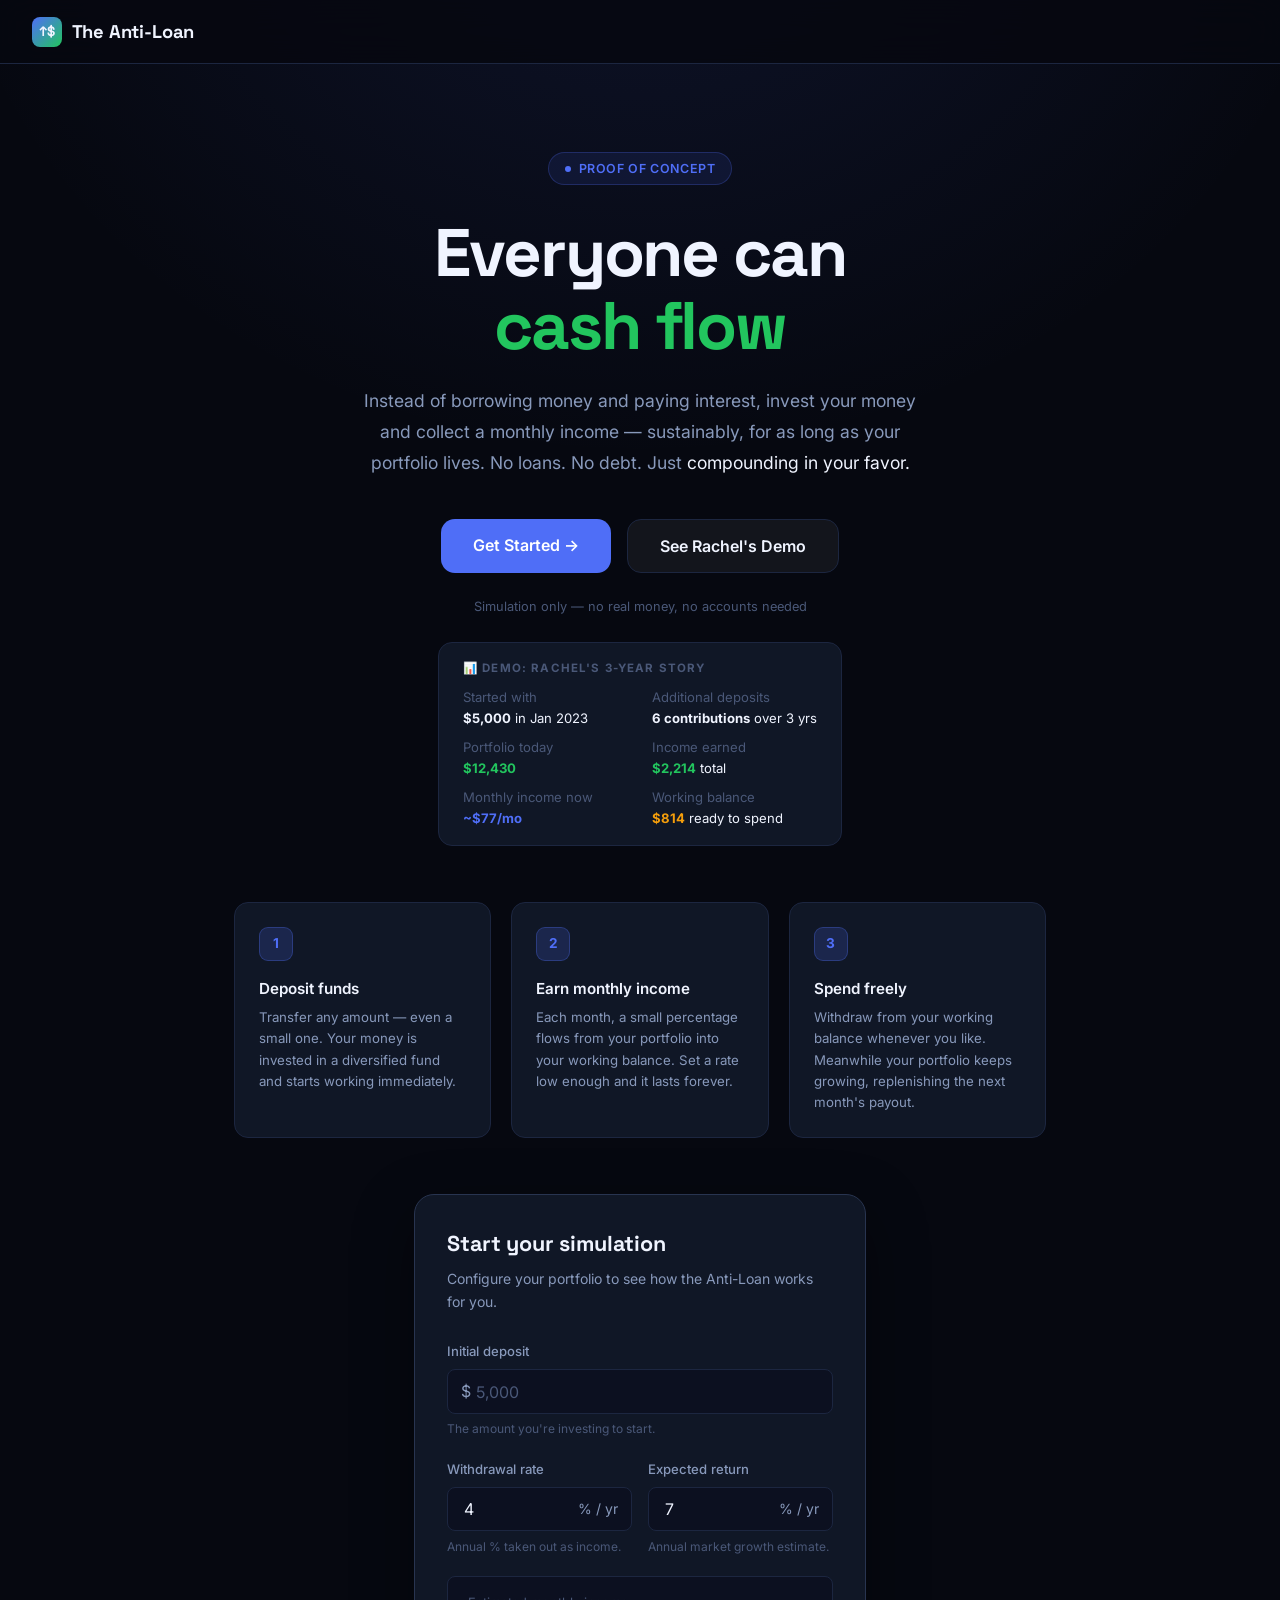
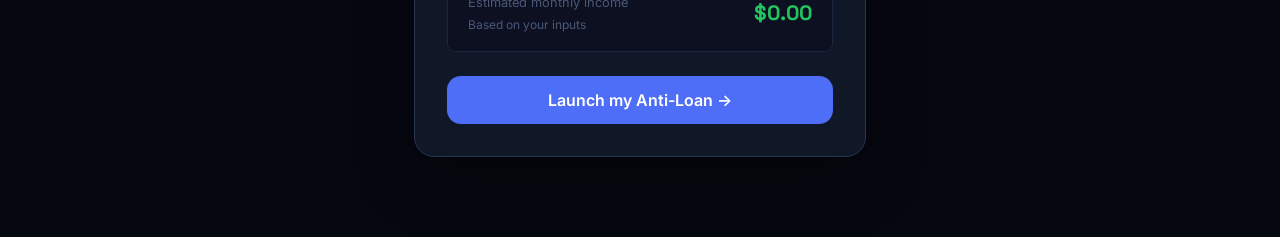
<file: index.html>
<!DOCTYPE html>
<html lang="en">
<head>
  <meta charset="UTF-8" />
  <meta name="viewport" content="width=device-width, initial-scale=1.0" />
  <title>The Anti-Loan — Everyone Can Cash Flow</title>
  <link rel="stylesheet" href="css/styles.css" />
</head>
<body class="landing-bg">

  <!-- NAV -->
  <nav class="nav">
    <a href="index.html" class="nav-logo">
      <span class="logo-icon">↑$</span>
      The Anti-Loan
    </a>
    <div class="nav-links">
      <a href="dashboard.html" class="nav-link" id="nav-dashboard" style="display:none">Dashboard</a>
      <a href="simulate.html"  class="nav-link" id="nav-simulate"  style="display:none">Scenarios</a>
    </div>
  </nav>

  <!-- HERO -->
  <section class="landing-hero">
    <div class="hero-badge">
      <span class="dot"></span>
      Proof of Concept
    </div>
    <h1 class="hero-title">
      Everyone can<br>
      <span class="green">cash flow</span>
    </h1>
    <p class="hero-subtitle">
      Instead of borrowing money and paying interest, invest your money and
      collect a monthly income — sustainably, for as long as your portfolio lives.
      No loans. No debt. Just <span style="color:var(--text)">compounding in your favor.</span>
    </p>
    <div class="hero-cta">
      <a href="#setup" class="btn btn-primary btn-lg">Get Started →</a>
      <button onclick="loadDemo()" class="btn btn-ghost btn-lg" id="demo-btn">
        See Rachel's Demo
      </button>
    </div>
    <p class="hero-note">Simulation only — no real money, no accounts needed</p>

    <!-- Demo context card -->
    <div style="display:inline-block;margin-top:1.5rem;background:var(--card);border:1px solid var(--border);border-radius:var(--radius);padding:1rem 1.5rem;text-align:left;max-width:480px;">
      <div style="font-size:0.72rem;font-weight:700;text-transform:uppercase;letter-spacing:0.1em;color:var(--text-muted);margin-bottom:0.6rem;">📊 Demo: Rachel's 3-Year Story</div>
      <div style="display:grid;grid-template-columns:1fr 1fr;gap:0.5rem 1.5rem;font-size:0.82rem;">
        <div><span style="color:var(--text-muted)">Started with</span><br><strong style="color:var(--text)">$5,000</strong> in Jan 2023</div>
        <div><span style="color:var(--text-muted)">Additional deposits</span><br><strong style="color:var(--text)">6 contributions</strong> over 3 yrs</div>
        <div><span style="color:var(--text-muted)">Portfolio today</span><br><strong style="color:var(--green)">$12,430</strong></div>
        <div><span style="color:var(--text-muted)">Income earned</span><br><strong style="color:var(--green)">$2,214</strong> total</div>
        <div><span style="color:var(--text-muted)">Monthly income now</span><br><strong style="color:var(--accent)">~$77/mo</strong></div>
        <div><span style="color:var(--text-muted)">Working balance</span><br><strong style="color:var(--gold)">$814</strong> ready to spend</div>
      </div>
    </div>
  </section>

  <!-- HOW IT WORKS -->
  <div class="how-it-works">
    <div class="step-card">
      <div class="step-num">1</div>
      <div class="step-title">Deposit funds</div>
      <p class="step-desc">Transfer any amount — even a small one. Your money is invested in a diversified fund and starts working immediately.</p>
    </div>
    <div class="step-card">
      <div class="step-num">2</div>
      <div class="step-title">Earn monthly income</div>
      <p class="step-desc">Each month, a small percentage flows from your portfolio into your working balance. Set a rate low enough and it lasts forever.</p>
    </div>
    <div class="step-card">
      <div class="step-num">3</div>
      <div class="step-title">Spend freely</div>
      <p class="step-desc">Withdraw from your working balance whenever you like. Meanwhile your portfolio keeps growing, replenishing the next month's payout.</p>
    </div>
  </div>

  <!-- SETUP FORM -->
  <section class="setup-section" id="setup">
    <div class="setup-card">
      <h2 class="setup-card-title">Start your simulation</h2>
      <p class="setup-card-sub">Configure your portfolio to see how the Anti-Loan works for you.</p>

      <form id="setup-form" novalidate>

        <!-- Initial deposit -->
        <div class="form-group">
          <label class="form-label" for="deposit">Initial deposit</label>
          <div class="input-prefix-wrap">
            <span class="prefix">$</span>
            <input
              class="form-input" type="number" id="deposit"
              placeholder="5,000" min="1" step="any" required
            />
          </div>
          <p class="form-hint">The amount you're investing to start.</p>
        </div>

        <!-- Rates row -->
        <div class="rates-row">
          <div class="form-group">
            <label class="form-label" for="withdrawal-rate">Withdrawal rate</label>
            <div class="input-suffix-wrap">
              <span class="suffix">% / yr</span>
              <input
                class="form-input" type="number" id="withdrawal-rate"
                placeholder="4" value="4" min="0.1" max="99" step="0.1" required
              />
            </div>
            <p class="form-hint">Annual % taken out as income.</p>
          </div>
          <div class="form-group">
            <label class="form-label" for="annual-return">Expected return</label>
            <div class="input-suffix-wrap">
              <span class="suffix">% / yr</span>
              <input
                class="form-input" type="number" id="annual-return"
                placeholder="7" value="7" min="0.1" max="99" step="0.1" required
              />
            </div>
            <p class="form-hint">Annual market growth estimate.</p>
          </div>
        </div>

        <!-- Live payout preview -->
        <div class="payout-preview" id="payout-preview">
          <div>
            <div class="payout-preview-label">Estimated monthly income</div>
            <div style="font-size:0.75rem;color:var(--text-muted);margin-top:2px">Based on your inputs</div>
          </div>
          <div class="payout-preview-value" id="preview-amount">$0.00</div>
        </div>

        <!-- Error message -->
        <div id="form-error" style="display:none;color:var(--red);font-size:0.82rem;margin-bottom:1rem;padding:0.6rem 0.9rem;background:var(--red-dim);border-radius:var(--radius-sm);"></div>

        <button type="submit" class="btn btn-primary btn-full btn-lg" id="start-btn">
          Launch my Anti-Loan →
        </button>

      </form>
    </div>
  </section>

  <script src="js/state.js"></script>
  <script src="js/simulation.js"></script>
  <script src="js/utils.js"></script>
  <script src="js/demo.js"></script>
  <script>
    'use strict';

    // If already set up, show dashboard link and optionally redirect
    (function () {
      const s = AppState.get();
      if (s) {
        document.getElementById('nav-dashboard').style.display = 'inline-flex';
        document.getElementById('nav-simulate').style.display  = 'inline-flex';
      }
    })();

    // Live payout preview
    function updatePreview() {
      const dep = parseFloat(document.getElementById('deposit').value) || 0;
      const wr  = parseFloat(document.getElementById('withdrawal-rate').value) || 4;
      const monthly = dep * (wr / 100 / 12);
      document.getElementById('preview-amount').textContent = Utils.fmt(monthly);
    }

    document.getElementById('deposit').addEventListener('input', updatePreview);
    document.getElementById('withdrawal-rate').addEventListener('input', updatePreview);
    updatePreview();

    // Form submission
    document.getElementById('setup-form').addEventListener('submit', function (e) {
      e.preventDefault();
      const errEl = document.getElementById('form-error');
      errEl.style.display = 'none';

      const deposit        = parseFloat(document.getElementById('deposit').value);
      const withdrawalRate = parseFloat(document.getElementById('withdrawal-rate').value);
      const annualReturn   = parseFloat(document.getElementById('annual-return').value);

      if (!deposit || deposit <= 0) {
        errEl.textContent = 'Please enter a valid deposit amount greater than $0.';
        errEl.style.display = 'block'; return;
      }
      if (!withdrawalRate || withdrawalRate <= 0) {
        errEl.textContent = 'Please enter a valid withdrawal rate.';
        errEl.style.display = 'block'; return;
      }
      if (!annualReturn || annualReturn <= 0) {
        errEl.textContent = 'Please enter a valid expected annual return.';
        errEl.style.display = 'block'; return;
      }
      if (withdrawalRate >= annualReturn) {
        // Allow but warn
      }

      const btn = document.getElementById('start-btn');
      btn.textContent = 'Setting up…';
      btn.disabled = true;

      AppState.init({ deposit, withdrawalRate, annualReturn });

      setTimeout(() => {
        window.location.href = 'dashboard.html';
      }, 300);
    });
  </script>
</body>
</html>
</file>
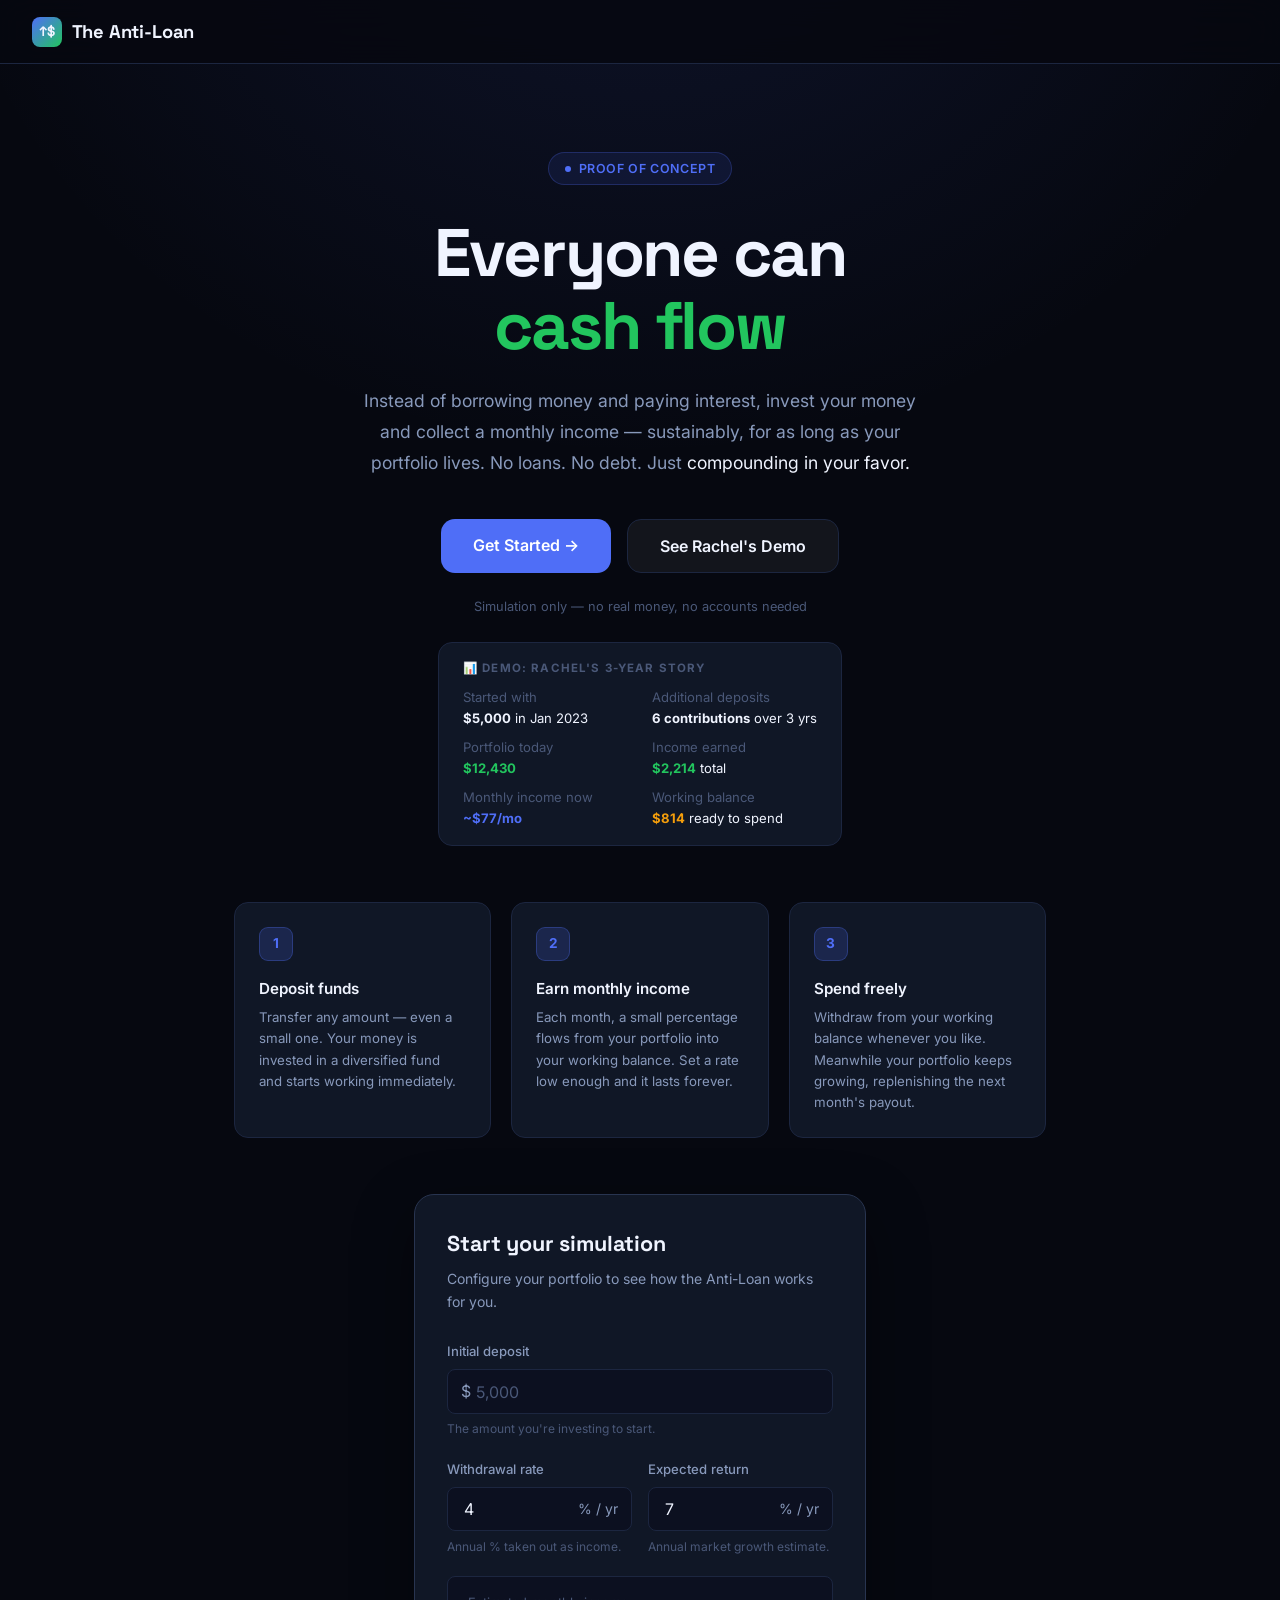
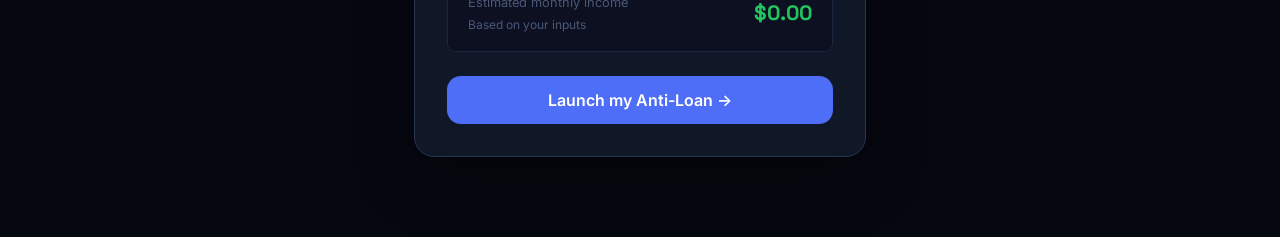
<file: history.html>
<!DOCTYPE html>
<html lang="en">
<head>
  <meta charset="UTF-8" />
  <meta name="viewport" content="width=device-width, initial-scale=1.0" />
  <title>History — The Anti-Loan</title>
  <link rel="stylesheet" href="css/styles.css" />
</head>
<body>

  <!-- NAV -->
  <nav class="nav">
    <a href="index.html" class="nav-logo">
      <span class="logo-icon">↑$</span>
      The Anti-Loan
    </a>
    <div class="nav-links">
      <a href="dashboard.html" class="nav-link">Dashboard</a>
      <a href="simulate.html"  class="nav-link">Scenarios</a>
      <a href="history.html"   class="nav-link active">History</a>
    </div>
    <div>
      <span id="demo-badge" style="display:none;font-size:0.72rem;font-weight:700;text-transform:uppercase;letter-spacing:0.08em;background:var(--gold-dim);color:var(--gold);padding:0.25rem 0.65rem;border-radius:100px;border:1px solid rgba(245,158,11,0.25);">Demo: Rachel</span>
    </div>
  </nav>

  <main class="main">

    <!-- Summary cards -->
    <div class="stats-grid" style="grid-template-columns: repeat(3, 1fr); margin-bottom: 1.5rem;">
      <div class="stat-card">
        <div class="stat-label">Total Deposited</div>
        <div class="stat-value accent" id="sum-deposited">—</div>
        <div class="stat-sub" id="sum-deposit-count">—</div>
      </div>
      <div class="stat-card">
        <div class="stat-label">Total Income Earned</div>
        <div class="stat-value green" id="sum-income">—</div>
        <div class="stat-sub" id="sum-income-count">—</div>
      </div>
      <div class="stat-card">
        <div class="stat-label">Total Spent</div>
        <div class="stat-value gold" id="sum-spent">—</div>
        <div class="stat-sub" id="sum-spent-count">—</div>
      </div>
    </div>

    <!-- Filter row -->
    <div class="card">
      <div class="section-header">
        <span class="section-title">Transaction History</span>
        <div style="display:flex;gap:0.5rem;flex-wrap:wrap;">
          <button class="btn btn-ghost filter-btn active" data-filter="all" style="font-size:0.78rem;padding:0.3rem 0.75rem;">All</button>
          <button class="btn btn-ghost filter-btn" data-filter="deposit" style="font-size:0.78rem;padding:0.3rem 0.75rem;">Deposits</button>
          <button class="btn btn-ghost filter-btn" data-filter="payout" style="font-size:0.78rem;padding:0.3rem 0.75rem;">Payouts</button>
          <button class="btn btn-ghost filter-btn" data-filter="spend" style="font-size:0.78rem;padding:0.3rem 0.75rem;">Withdrawals</button>
        </div>
      </div>

      <div id="empty-state" class="empty-state" style="display:none;">
        <h3>No transactions yet</h3>
        <p style="font-size:0.82rem;">Simulate a few months on the dashboard to see your history here.</p>
      </div>

      <div class="table-wrapper" id="table-wrap">
        <table>
          <thead>
            <tr>
              <th>Date</th>
              <th>Type</th>
              <th>Amount</th>
              <th>Portfolio After</th>
              <th>Working Balance After</th>
              <th>Notes</th>
            </tr>
          </thead>
          <tbody id="tx-tbody">
          </tbody>
        </table>
      </div>
    </div>

    <!-- Back to dashboard -->
    <div style="text-align:center;margin-top:2rem;">
      <a href="dashboard.html" class="btn btn-ghost">← Back to Dashboard</a>
    </div>

  </main>

  <script src="js/state.js"></script>
  <script src="js/simulation.js"></script>
  <script src="js/utils.js"></script>
  <script>
    'use strict';

    if (!Utils.guardSetup()) { /* redirected */ }

    const state = AppState.get();
    let currentFilter = 'all';

    // ── SUMMARY STATS ──────────────────────────────────────────
    function renderSummary() {
      const txs = state.transactions;

      const deposits = txs.filter(t => t.type === 'deposit');
      const payouts  = txs.filter(t => t.type === 'payout');
      const spends   = txs.filter(t => t.type === 'spend');

      const totalDeposited = deposits.reduce((s, t) => s + t.amount, 0);
      const totalIncome    = payouts.reduce((s, t) => s + t.amount, 0);
      const totalSpent     = spends.reduce((s, t) => s + Math.abs(t.amount), 0);

      document.getElementById('sum-deposited').textContent = Utils.fmt(totalDeposited);
      document.getElementById('sum-deposit-count').textContent =
        deposits.length + ' deposit' + (deposits.length !== 1 ? 's' : '');

      document.getElementById('sum-income').textContent = Utils.fmt(totalIncome);
      document.getElementById('sum-income-count').textContent =
        payouts.length + ' monthly payout' + (payouts.length !== 1 ? 's' : '');

      document.getElementById('sum-spent').textContent = Utils.fmt(totalSpent);
      document.getElementById('sum-spent-count').textContent =
        spends.length + ' withdrawal' + (spends.length !== 1 ? 's' : '');
    }

    // ── TRANSACTION TABLE ──────────────────────────────────────
    function renderTable(filter) {
      const allTxs = [...state.transactions].reverse();
      const txs = filter === 'all' ? allTxs : allTxs.filter(t => t.type === filter);

      const tbody = document.getElementById('tx-tbody');

      if (txs.length === 0) {
        document.getElementById('empty-state').style.display = 'block';
        document.getElementById('table-wrap').style.display = 'none';
        return;
      }
      document.getElementById('empty-state').style.display = 'none';
      document.getElementById('table-wrap').style.display = 'block';

      const typeConfig = {
        deposit: { label: 'Deposit',     badge: 'badge-blue',  sign: '+' },
        payout:  { label: 'Income',      badge: 'badge-green', sign: '+' },
        spend:   { label: 'Withdrawal',  badge: 'badge-gold',  sign: '' },
      };

      tbody.innerHTML = txs.map(tx => {
        const cfg    = typeConfig[tx.type] || { label: tx.type, badge: 'badge-blue', sign: '' };
        const absAmt = Math.abs(tx.amount);
        const amtClass = tx.amount >= 0 ? 'text-green' : 'text-red';
        const amtStr = tx.amount > 0 ? `+${Utils.fmt(absAmt)}` : `-${Utils.fmt(absAmt)}`;

        // Extra info for payouts
        let notes = tx.description || '—';
        if (tx.type === 'payout' && tx.growth != null) {
          notes = `Market growth: +${Utils.fmt(tx.growth)}`;
        }

        return `
          <tr class="tx-row" data-type="${tx.type}">
            <td style="color:var(--text-secondary);font-size:0.82rem;white-space:nowrap;">${Utils.fmtDate(tx.date)}</td>
            <td><span class="badge ${cfg.badge}">${cfg.label}</span></td>
            <td class="${amtClass} font-mono" style="font-size:0.9rem;font-weight:600;">${amtStr}</td>
            <td class="font-mono" style="font-size:0.875rem;">${Utils.fmt(tx.portfolioValueAfter)}</td>
            <td class="font-mono" style="font-size:0.875rem;">${Utils.fmt(tx.workingBalanceAfter)}</td>
            <td style="font-size:0.78rem;color:var(--text-muted);">${notes}</td>
          </tr>
        `;
      }).join('');
    }

    // ── FILTER BUTTONS ─────────────────────────────────────────
    document.querySelectorAll('.filter-btn').forEach(btn => {
      btn.addEventListener('click', function () {
        document.querySelectorAll('.filter-btn').forEach(b => b.classList.remove('active'));
        this.classList.add('active');
        this.style.color = 'var(--accent)';
        document.querySelectorAll('.filter-btn:not(.active)').forEach(b => {
          b.style.color = '';
        });
        currentFilter = this.dataset.filter;
        renderTable(currentFilter);
      });
    });

    // Style the active filter button
    document.querySelectorAll('.filter-btn.active').forEach(b => {
      b.style.color = 'var(--accent)';
      b.style.borderColor = 'var(--accent)';
    });

    // Show demo badge if Rachel's demo data
    if (state.transactions && state.transactions[0] && state.transactions[0].id === 'rachel1001') {
      document.getElementById('demo-badge').style.display = 'inline-flex';
    }

    // Initial render
    renderSummary();
    renderTable('all');
  </script>
</body>
</html>
</file>
<file: css/styles.css>
@import url('https://fonts.googleapis.com/css2?family=Inter:wght@300;400;500;600;700&family=Space+Grotesk:wght@400;500;600;700&display=swap');

*, *::before, *::after { box-sizing: border-box; margin: 0; padding: 0; }

:root {
  --bg: #060810;
  --surface: #0c1020;
  --card: #101726;
  --card-alt: #141e30;
  --border: #1c2640;
  --border-light: #283450;

  --accent: #4f6ef7;
  --accent-hover: #3b5af0;
  --accent-glow: rgba(79, 110, 247, 0.18);

  --green: #22c55e;
  --green-dim: rgba(34, 197, 94, 0.1);
  --gold: #f59e0b;
  --gold-dim: rgba(245, 158, 11, 0.1);
  --red: #ef4444;
  --red-dim: rgba(239, 68, 68, 0.1);

  --text: #f0f4ff;
  --text-secondary: #8899bb;
  --text-muted: #4a5878;

  --radius: 14px;
  --radius-sm: 8px;
  --radius-lg: 20px;
  --shadow: 0 4px 24px rgba(0,0,0,0.5);
  --transition: 0.2s ease;
  --font: 'Inter', -apple-system, system-ui, sans-serif;
  --font-display: 'Space Grotesk', 'Inter', sans-serif;
}

body {
  background: var(--bg);
  color: var(--text);
  font-family: var(--font);
  min-height: 100vh;
  -webkit-font-smoothing: antialiased;
  line-height: 1.6;
}

/* ===== NAV ===== */
.nav {
  display: flex;
  align-items: center;
  justify-content: space-between;
  padding: 0 2rem;
  height: 64px;
  background: rgba(6, 8, 16, 0.85);
  backdrop-filter: blur(16px);
  border-bottom: 1px solid var(--border);
  position: sticky;
  top: 0;
  z-index: 100;
}
.nav-logo {
  font-family: var(--font-display);
  font-weight: 700;
  font-size: 1.15rem;
  color: var(--text);
  text-decoration: none;
  display: flex;
  align-items: center;
  gap: 0.6rem;
  letter-spacing: -0.01em;
}
.nav-logo .logo-icon {
  width: 30px; height: 30px;
  background: linear-gradient(135deg, #4f6ef7, #22c55e);
  border-radius: 8px;
  display: flex; align-items: center; justify-content: center;
  font-size: 0.85rem;
}
.nav-links { display: flex; gap: 0.25rem; }
.nav-link {
  color: var(--text-secondary);
  text-decoration: none;
  padding: 0.4rem 0.9rem;
  border-radius: var(--radius-sm);
  font-size: 0.875rem;
  font-weight: 500;
  transition: var(--transition);
}
.nav-link:hover { color: var(--text); background: rgba(255,255,255,0.05); }
.nav-link.active { color: var(--accent); background: var(--accent-glow); }
.nav-right { display: flex; align-items: center; gap: 0.75rem; }

/* ===== LAYOUT ===== */
.main { max-width: 1200px; margin: 0 auto; padding: 2rem 1.5rem; }

/* ===== CARDS ===== */
.card {
  background: var(--card);
  border: 1px solid var(--border);
  border-radius: var(--radius);
  padding: 1.5rem;
}

/* ===== STAT CARDS ===== */
.stat-card {
  background: var(--card);
  border: 1px solid var(--border);
  border-radius: var(--radius);
  padding: 1.5rem;
  position: relative;
  overflow: hidden;
  transition: border-color var(--transition);
}
.stat-card::before {
  content: '';
  position: absolute;
  top: 0; left: 0; right: 0;
  height: 2px;
  background: linear-gradient(90deg, var(--accent), transparent);
  opacity: 0;
  transition: opacity var(--transition);
}
.stat-card:hover::before { opacity: 1; }
.stat-card:hover { border-color: var(--border-light); }
.stat-label {
  font-size: 0.75rem;
  font-weight: 600;
  text-transform: uppercase;
  letter-spacing: 0.1em;
  color: var(--text-muted);
  margin-bottom: 0.6rem;
}
.stat-value {
  font-family: var(--font-display);
  font-size: 1.85rem;
  font-weight: 700;
  color: var(--text);
  line-height: 1.1;
  letter-spacing: -0.02em;
}
.stat-value.green { color: var(--green); }
.stat-value.gold { color: var(--gold); }
.stat-value.accent { color: var(--accent); }
.stat-sub {
  font-size: 0.78rem;
  color: var(--text-muted);
  margin-top: 0.45rem;
}

/* ===== GRIDS ===== */
.stats-grid {
  display: grid;
  grid-template-columns: repeat(4, 1fr);
  gap: 1rem;
  margin-bottom: 1.5rem;
}
@media (max-width: 900px) { .stats-grid { grid-template-columns: repeat(2, 1fr); } }
@media (max-width: 480px) { .stats-grid { grid-template-columns: 1fr; } }

.dashboard-grid {
  display: grid;
  grid-template-columns: 1fr 300px;
  gap: 1.5rem;
}
@media (max-width: 900px) { .dashboard-grid { grid-template-columns: 1fr; } }

/* ===== BUTTONS ===== */
.btn {
  display: inline-flex;
  align-items: center;
  justify-content: center;
  gap: 0.5rem;
  padding: 0.7rem 1.4rem;
  border-radius: var(--radius-sm);
  font-family: var(--font);
  font-size: 0.875rem;
  font-weight: 600;
  cursor: pointer;
  transition: all var(--transition);
  border: none;
  outline: none;
  text-decoration: none;
  white-space: nowrap;
}
.btn-primary { background: var(--accent); color: white; }
.btn-primary:hover { background: var(--accent-hover); transform: translateY(-1px); box-shadow: 0 4px 20px var(--accent-glow); }
.btn-ghost { background: rgba(255,255,255,0.05); color: var(--text); border: 1px solid var(--border); }
.btn-ghost:hover { background: rgba(255,255,255,0.08); border-color: var(--border-light); }
.btn-green { background: var(--green); color: #052010; font-weight: 700; }
.btn-green:hover { background: #16a34a; transform: translateY(-1px); }
.btn-lg { padding: 0.9rem 2rem; font-size: 1rem; border-radius: var(--radius); }
.btn-full { width: 100%; }
.btn:disabled { opacity: 0.45; cursor: not-allowed; transform: none !important; box-shadow: none !important; }

/* ===== FORMS ===== */
.form-group { margin-bottom: 1.25rem; }
.form-label {
  display: block;
  font-size: 0.82rem;
  font-weight: 500;
  color: var(--text-secondary);
  margin-bottom: 0.45rem;
}
.form-input {
  width: 100%;
  background: var(--surface);
  border: 1px solid var(--border);
  border-radius: var(--radius-sm);
  color: var(--text);
  font-family: var(--font);
  font-size: 1rem;
  padding: 0.7rem 1rem;
  transition: all var(--transition);
  outline: none;
}
.form-input:focus { border-color: var(--accent); box-shadow: 0 0 0 3px var(--accent-glow); }
.form-input::placeholder { color: var(--text-muted); }
.form-hint { font-size: 0.75rem; color: var(--text-muted); margin-top: 0.35rem; }
.input-prefix-wrap { position: relative; }
.input-prefix-wrap .prefix {
  position: absolute; left: 0.9rem; top: 50%; transform: translateY(-50%);
  color: var(--text-secondary); font-size: 1rem; pointer-events: none;
}
.input-prefix-wrap .form-input { padding-left: 1.75rem; }
.input-suffix-wrap { position: relative; }
.input-suffix-wrap .suffix {
  position: absolute; right: 0.9rem; top: 50%; transform: translateY(-50%);
  color: var(--text-secondary); font-size: 0.875rem; pointer-events: none;
}
.input-suffix-wrap .form-input { padding-right: 2.2rem; }

/* ===== BADGES ===== */
.badge {
  display: inline-flex; align-items: center; gap: 0.3rem;
  padding: 0.2rem 0.6rem; border-radius: 100px;
  font-size: 0.72rem; font-weight: 700; letter-spacing: 0.05em;
}
.badge-green { background: var(--green-dim); color: var(--green); }
.badge-gold { background: var(--gold-dim); color: var(--gold); }
.badge-red { background: var(--red-dim); color: var(--red); }
.badge-blue { background: var(--accent-glow); color: var(--accent); }

/* ===== DIVIDER ===== */
.divider { height: 1px; background: var(--border); margin: 1.25rem 0; }

/* ===== MODAL ===== */
.modal-overlay {
  position: fixed; inset: 0;
  background: rgba(0,0,0,0.75);
  backdrop-filter: blur(6px);
  display: flex; align-items: center; justify-content: center;
  z-index: 1000; opacity: 0; pointer-events: none;
  transition: opacity var(--transition);
}
.modal-overlay.open { opacity: 1; pointer-events: all; }
.modal {
  background: var(--card);
  border: 1px solid var(--border-light);
  border-radius: var(--radius-lg);
  padding: 2rem;
  width: 100%; max-width: 440px;
  margin: 1rem;
  transform: scale(0.95) translateY(8px);
  transition: transform var(--transition);
  box-shadow: var(--shadow);
}
.modal-overlay.open .modal { transform: scale(1) translateY(0); }
.modal-header {
  display: flex; align-items: center; justify-content: space-between;
  margin-bottom: 1.5rem;
}
.modal-title { font-family: var(--font-display); font-size: 1.15rem; font-weight: 700; }
.modal-close {
  background: none; border: none; color: var(--text-muted);
  cursor: pointer; font-size: 1.3rem; padding: 0.2rem;
  border-radius: 6px; transition: color var(--transition); line-height: 1;
}
.modal-close:hover { color: var(--text); }

/* ===== SECTION HEADER ===== */
.section-header {
  display: flex; align-items: center; justify-content: space-between;
  margin-bottom: 1.25rem;
}
.section-title {
  font-family: var(--font-display);
  font-size: 0.95rem; font-weight: 600; color: var(--text);
}

/* ===== TABLE ===== */
.table-wrapper { overflow-x: auto; }
table { width: 100%; border-collapse: collapse; }
th {
  text-align: left; font-size: 0.72rem; font-weight: 700;
  text-transform: uppercase; letter-spacing: 0.1em;
  color: var(--text-muted); padding: 0.75rem 1rem;
  border-bottom: 1px solid var(--border);
}
td {
  padding: 0.85rem 1rem; font-size: 0.875rem;
  border-bottom: 1px solid rgba(28,38,64,0.6);
  color: var(--text-secondary);
}
tr:last-child td { border-bottom: none; }
tr:hover td { background: rgba(255,255,255,0.015); }

/* ===== CHART ===== */
.chart-container { position: relative; height: 260px; }

/* ===== ACTION BUTTONS ===== */
.action-btn {
  display: flex; align-items: center; gap: 0.85rem;
  padding: 0.9rem 1.1rem;
  border-radius: var(--radius-sm);
  background: var(--surface);
  border: 1px solid var(--border);
  color: var(--text); cursor: pointer;
  transition: all var(--transition);
  font-family: var(--font);
  text-align: left; width: 100%;
}
.action-btn:hover { border-color: var(--border-light); background: var(--card-alt); transform: translateX(2px); }
.action-icon {
  width: 36px; height: 36px; border-radius: 8px;
  display: flex; align-items: center; justify-content: center;
  font-size: 1rem; flex-shrink: 0;
}
.action-icon.blue { background: var(--accent-glow); }
.action-icon.green { background: var(--green-dim); }
.action-icon.gold { background: var(--gold-dim); }
.action-icon.red { background: var(--red-dim); }
.action-text { flex: 1; }
.action-title { font-size: 0.875rem; font-weight: 600; }
.action-desc { font-size: 0.75rem; color: var(--text-muted); margin-top: 0.1rem; }

/* ===== SETTINGS COLLAPSE ===== */
.settings-toggle {
  display: flex; align-items: center; justify-content: space-between;
  width: 100%; background: var(--surface); border: 1px solid var(--border);
  border-radius: var(--radius-sm); padding: 0.8rem 1.1rem;
  color: var(--text-secondary); font-family: var(--font);
  font-size: 0.85rem; cursor: pointer; transition: all var(--transition);
}
.settings-toggle:hover { color: var(--text); border-color: var(--border-light); }
.settings-toggle .arrow { transition: transform var(--transition); }
.settings-toggle.open .arrow { transform: rotate(180deg); }
.settings-content {
  display: none; padding: 1.25rem;
  background: var(--surface);
  border: 1px solid var(--border); border-top: none;
  border-radius: 0 0 var(--radius-sm) var(--radius-sm);
}
.settings-content.open { display: block; }

/* ===== SUSTAINABILITY BAR ===== */
.sustain-wrap {
  padding: 1rem 1.1rem;
  background: var(--surface);
  border: 1px solid var(--border);
  border-radius: var(--radius-sm);
  margin-top: 0.75rem;
}
.sustain-bar-track {
  height: 5px; background: var(--border);
  border-radius: 100px; overflow: hidden; margin: 0.5rem 0;
}
.sustain-bar-fill {
  height: 100%; border-radius: 100px;
  transition: width 0.6s ease, background 0.4s ease;
}
.sustain-text { font-size: 0.78rem; }

/* ===== TOAST ===== */
.toast {
  position: fixed; bottom: 2rem; right: 2rem;
  background: var(--card-alt);
  border: 1px solid var(--border);
  border-left: 3px solid var(--accent);
  border-radius: var(--radius);
  padding: 0.9rem 1.2rem;
  font-size: 0.875rem; z-index: 2000;
  transform: translateY(80px); opacity: 0;
  transition: all 0.3s cubic-bezier(0.34, 1.56, 0.64, 1);
  max-width: 340px; box-shadow: var(--shadow);
}
.toast.show { transform: translateY(0); opacity: 1; }

/* ===== TEXT HELPERS ===== */
.text-green { color: var(--green) !important; }
.text-red { color: var(--red) !important; }
.text-gold { color: var(--gold) !important; }
.text-accent { color: var(--accent) !important; }
.text-muted { color: var(--text-muted) !important; }
.text-secondary { color: var(--text-secondary) !important; }
.font-mono { font-family: 'SF Mono', 'Fira Code', 'Consolas', monospace; }
.font-display { font-family: var(--font-display); }

/* ===== LANDING PAGE ===== */
.landing-bg {
  background:
    radial-gradient(ellipse 80% 50% at 50% -10%, rgba(79, 110, 247, 0.12) 0%, transparent 70%),
    var(--bg);
}
.landing-hero {
  text-align: center;
  padding: 5.5rem 1.5rem 3.5rem;
  max-width: 820px; margin: 0 auto;
}
.hero-badge {
  display: inline-flex; align-items: center; gap: 0.5rem;
  background: rgba(79,110,247,0.1);
  border: 1px solid rgba(79,110,247,0.25);
  color: var(--accent);
  padding: 0.35rem 1rem; border-radius: 100px;
  font-size: 0.78rem; font-weight: 600;
  margin-bottom: 2rem; letter-spacing: 0.05em;
  text-transform: uppercase;
}
.hero-badge .dot {
  width: 6px; height: 6px; border-radius: 50%;
  background: var(--accent);
  animation: pulse 2s infinite;
}
@keyframes pulse {
  0%, 100% { opacity: 1; }
  50% { opacity: 0.4; }
}
.hero-title {
  font-family: var(--font-display);
  font-size: clamp(2.4rem, 6vw, 4.2rem);
  font-weight: 700;
  line-height: 1.08;
  margin-bottom: 1.5rem;
  letter-spacing: -0.03em;
}
.hero-title .accent { color: var(--accent); }
.hero-title .green { color: var(--green); }
.hero-subtitle {
  font-size: 1.1rem; color: var(--text-secondary);
  line-height: 1.75; margin-bottom: 2.5rem;
  max-width: 580px; margin-left: auto; margin-right: auto;
}
.hero-cta { display: flex; gap: 1rem; justify-content: center; flex-wrap: wrap; margin-bottom: 1.5rem; }
.hero-note { font-size: 0.8rem; color: var(--text-muted); }

/* Preview payout pill */
.preview-pill {
  display: inline-flex; align-items: center; gap: 0.75rem;
  background: var(--card); border: 1px solid var(--border);
  border-radius: 100px; padding: 0.6rem 1.2rem;
  font-size: 0.875rem; color: var(--text-secondary);
}
.preview-pill .amount {
  font-family: var(--font-display);
  font-size: 1.1rem; font-weight: 700; color: var(--green);
}

/* How-it-works */
.how-it-works {
  display: grid;
  grid-template-columns: repeat(3, 1fr);
  gap: 1.25rem;
  max-width: 860px; margin: 0 auto 3.5rem;
  padding: 0 1.5rem;
}
@media (max-width: 680px) { .how-it-works { grid-template-columns: 1fr; } }
.step-card {
  background: var(--card); border: 1px solid var(--border);
  border-radius: var(--radius); padding: 1.5rem;
  text-align: left;
}
.step-num {
  width: 34px; height: 34px; border-radius: 9px;
  background: var(--accent-glow);
  border: 1px solid rgba(79,110,247,0.3);
  color: var(--accent); font-weight: 700; font-size: 0.85rem;
  display: flex; align-items: center; justify-content: center;
  margin-bottom: 1rem;
}
.step-title { font-weight: 600; font-size: 0.95rem; margin-bottom: 0.4rem; }
.step-desc { font-size: 0.83rem; color: var(--text-secondary); line-height: 1.6; }

/* Setup card */
.setup-section { max-width: 500px; margin: 0 auto 5rem; padding: 0 1.5rem; }
.setup-card {
  background: var(--card); border: 1px solid var(--border-light);
  border-radius: var(--radius-lg); padding: 2rem;
  box-shadow: 0 20px 60px rgba(0,0,0,0.4);
}
.setup-card-title { font-family: var(--font-display); font-size: 1.35rem; font-weight: 700; margin-bottom: 0.4rem; }
.setup-card-sub { font-size: 0.875rem; color: var(--text-secondary); margin-bottom: 1.75rem; }

/* Rate sliders row */
.rates-row { display: grid; grid-template-columns: 1fr 1fr; gap: 1rem; }
@media (max-width: 480px) { .rates-row { grid-template-columns: 1fr; } }

/* Payout preview inside setup */
.payout-preview {
  background: var(--surface); border: 1px solid var(--border);
  border-radius: var(--radius-sm);
  padding: 1rem 1.25rem; margin-bottom: 1.5rem;
  display: flex; align-items: center; justify-content: space-between;
}
.payout-preview-label { font-size: 0.8rem; color: var(--text-muted); }
.payout-preview-value {
  font-family: var(--font-display);
  font-size: 1.3rem; font-weight: 700; color: var(--green);
}

/* ===== EMPTY STATE ===== */
.empty-state { text-align: center; padding: 3rem 1.5rem; color: var(--text-muted); }
.empty-state h3 { font-size: 0.95rem; margin-bottom: 0.5rem; color: var(--text-secondary); }

/* ===== SCROLLBAR ===== */
::-webkit-scrollbar { width: 6px; height: 6px; }
::-webkit-scrollbar-track { background: transparent; }
::-webkit-scrollbar-thumb { background: var(--border); border-radius: 3px; }
::-webkit-scrollbar-thumb:hover { background: var(--border-light); }

/* ===== RANGE SLIDERS ===== */
.slider-group { margin-bottom: 1.5rem; }
.slider-group:last-child { margin-bottom: 0; }
.slider-header {
  display: flex; align-items: center; justify-content: space-between;
  margin-bottom: 0.55rem;
}
.slider-label { font-size: 0.82rem; font-weight: 500; color: var(--text-secondary); }
.slider-label small { font-size: 0.72rem; color: var(--text-muted); margin-left: 0.3rem; font-weight: 400; }
.slider-value-wrap { display: flex; align-items: center; gap: 0.4rem; }
.slider-value {
  font-family: var(--font-display); font-size: 0.95rem;
  font-weight: 700; color: var(--text); min-width: 60px; text-align: right;
}
input[type="range"] {
  -webkit-appearance: none; appearance: none;
  width: 100%; height: 4px; border-radius: 2px;
  outline: none; cursor: pointer;
  background: linear-gradient(to right,
    var(--slider-color, var(--accent)) 0%,
    var(--slider-color, var(--accent)) var(--fill, 50%),
    var(--border-light) var(--fill, 50%),
    var(--border-light) 100%);
}
input[type="range"]::-webkit-slider-thumb {
  -webkit-appearance: none; appearance: none;
  width: 18px; height: 18px; border-radius: 50%;
  background: var(--slider-color, var(--accent));
  cursor: ns-resize;
  box-shadow: 0 0 0 3px rgba(0,0,0,0.4), 0 0 0 5px var(--slider-glow, var(--accent-glow));
  transition: transform 0.15s ease, box-shadow 0.15s ease;
}
input[type="range"]::-webkit-slider-thumb:hover { transform: scale(1.18); }
input[type="range"]::-webkit-slider-thumb:active { transform: scale(1.25); }
input[type="range"]::-moz-range-thumb {
  width: 18px; height: 18px; border-radius: 50%; border: none;
  background: var(--slider-color, var(--accent));
  box-shadow: 0 0 0 3px rgba(0,0,0,0.4);
  cursor: ns-resize;
}
input[type="range"].slider-green { --slider-color: var(--green); --slider-glow: var(--green-dim); }
input[type="range"].slider-gold  { --slider-color: var(--gold);  --slider-glow: var(--gold-dim); }
input[type="range"].slider-red   { --slider-color: var(--red);   --slider-glow: var(--red-dim); }

/* ===== SIMULATE PAGE ===== */
.sim-layout {
  display: grid;
  grid-template-columns: 340px 1fr;
  gap: 1.25rem;
  align-items: start;
}
@media (max-width: 960px) { .sim-layout { grid-template-columns: 1fr; } }

.preset-grid {
  display: grid; grid-template-columns: 1fr 1fr;
  gap: 0.5rem; margin-bottom: 0;
}
.preset-btn {
  display: flex; flex-direction: column; align-items: flex-start;
  padding: 0.75rem 0.9rem;
  background: var(--surface); border: 1px solid var(--border);
  border-radius: var(--radius-sm); cursor: pointer;
  transition: all var(--transition); font-family: var(--font);
  text-align: left;
}
.preset-btn:hover { border-color: var(--accent); background: var(--accent-glow); }
.preset-btn.active { border-color: var(--accent); background: var(--accent-glow); }
.preset-title { font-size: 0.8rem; font-weight: 700; color: var(--text); line-height: 1.3; }
.preset-desc  { font-size: 0.7rem; color: var(--text-muted); margin-top: 0.2rem; }

.sim-chart-wrap { position: relative; height: 340px; }

.goal-readout {
  margin-top: 0.9rem;
  padding: 0.7rem 1rem;
  background: var(--gold-dim);
  border: 1px solid rgba(245,158,11,0.2);
  border-radius: var(--radius-sm);
  font-size: 0.82rem; color: var(--gold);
  display: flex; align-items: center; gap: 0.5rem;
  min-height: 2.5rem;
}
.goal-readout .goal-icon { font-size: 1rem; flex-shrink: 0; }

.impact-grid {
  display: grid; grid-template-columns: repeat(4, 1fr);
  gap: 1rem; margin-top: 1.25rem;
}
@media (max-width: 900px) { .impact-grid { grid-template-columns: repeat(2, 1fr); } }
@media (max-width: 480px) { .impact-grid { grid-template-columns: 1fr; } }

.impact-card {
  background: var(--card); border: 1px solid var(--border);
  border-radius: var(--radius); padding: 1.25rem;
  position: relative; overflow: hidden;
}
.impact-card::after {
  content: '';
  position: absolute; bottom: 0; left: 0; right: 0; height: 2px;
  background: var(--impact-color, var(--border));
  opacity: 0.6;
}
.impact-label {
  font-size: 0.72rem; font-weight: 700; text-transform: uppercase;
  letter-spacing: 0.1em; color: var(--text-muted); margin-bottom: 0.75rem;
}
.impact-row {
  display: flex; align-items: baseline; gap: 0.5rem;
  margin-bottom: 0.35rem;
}
.impact-before { font-size: 0.85rem; color: var(--text-muted); font-family: var(--font-display); }
.impact-arrow { font-size: 0.75rem; color: var(--text-muted); }
.impact-after {
  font-size: 1.2rem; font-weight: 700;
  font-family: var(--font-display);
  color: var(--text);
}
.impact-delta {
  font-size: 0.78rem; font-weight: 700;
  padding: 0.15rem 0.45rem; border-radius: 100px;
}
.impact-delta.pos { background: var(--green-dim); color: var(--green); }
.impact-delta.neg { background: var(--red-dim);   color: var(--red); }
.impact-delta.neu { background: rgba(255,255,255,0.05); color: var(--text-muted); }
.impact-sub { font-size: 0.72rem; color: var(--text-muted); }

.page-title { font-family: var(--font-display); font-size: 1.5rem; font-weight: 700; letter-spacing: -0.02em; }
.page-subtitle { font-size: 0.875rem; color: var(--text-secondary); margin-top: 0.3rem; }

.divider-label {
  display: flex; align-items: center; gap: 0.75rem;
  margin: 1.25rem 0 1rem;
}
.divider-label span {
  font-size: 0.72rem; font-weight: 700; text-transform: uppercase;
  letter-spacing: 0.1em; color: var(--text-muted); white-space: nowrap;
}
.divider-label::before, .divider-label::after {
  content: ''; flex: 1; height: 1px; background: var(--border);
}

.reset-btn {
  display: flex; align-items: center; justify-content: center; gap: 0.5rem;
  width: 100%; padding: 0.6rem;
  background: none; border: 1px dashed var(--border);
  border-radius: var(--radius-sm); color: var(--text-muted);
  font-family: var(--font); font-size: 0.8rem; cursor: pointer;
  transition: all var(--transition); margin-top: 1.25rem;
}
.reset-btn:hover { border-color: var(--border-light); color: var(--text-secondary); }

/* Scenario comparison legend */
.chart-legend {
  display: flex; gap: 1.25rem; flex-wrap: wrap;
  margin-bottom: 0.75rem;
}
.legend-item {
  display: flex; align-items: center; gap: 0.5rem;
  font-size: 0.78rem; color: var(--text-secondary);
}
.legend-line { width: 20px; height: 3px; border-radius: 2px; flex-shrink: 0; }
.legend-dash { width: 20px; height: 0; border-top: 2.5px dashed; flex-shrink: 0; }
</file>
